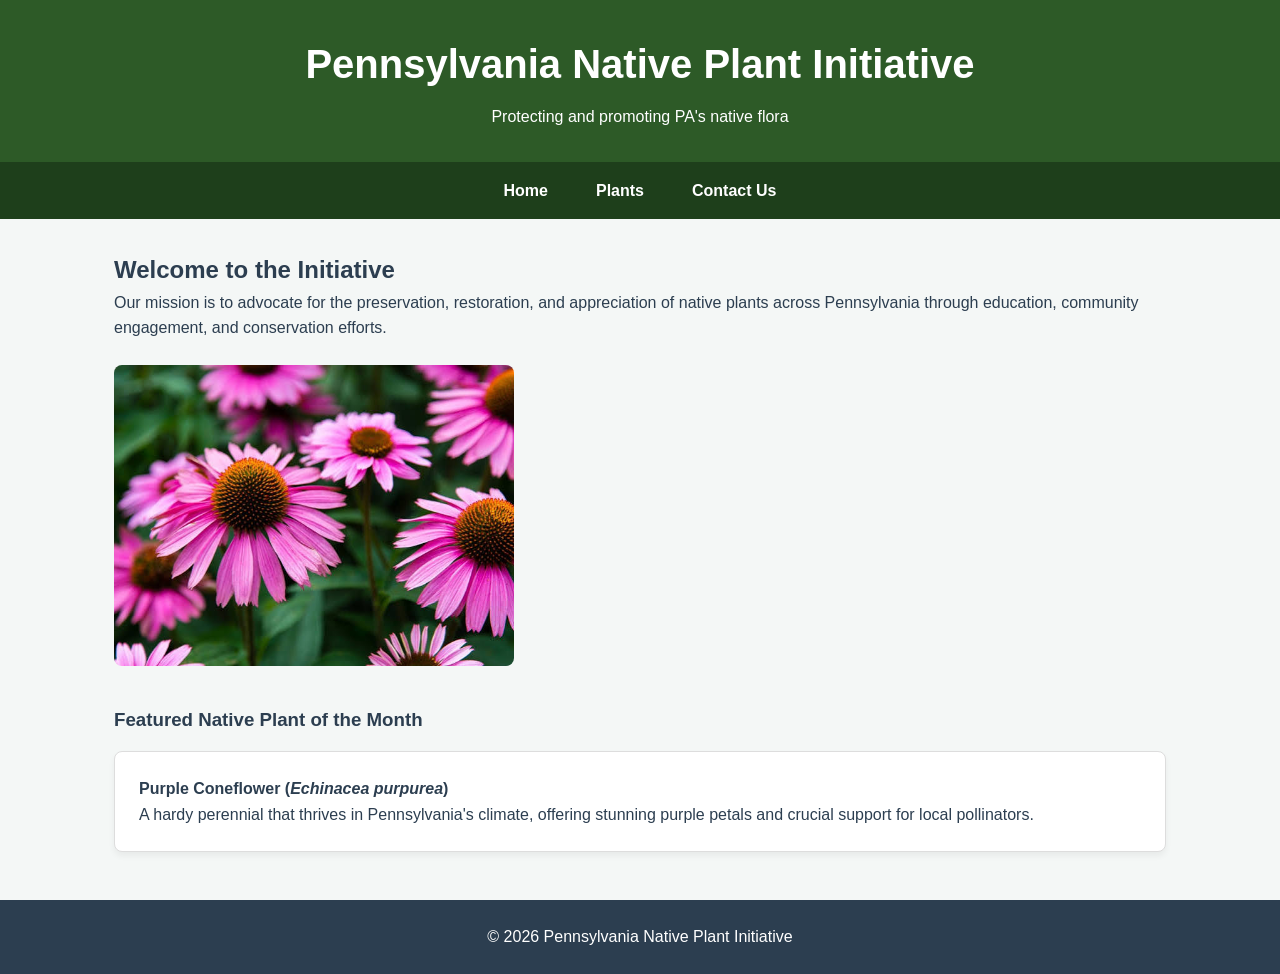
<file: index.html>
<!DOCTYPE html>
<html lang="en">
<head>
    <meta charset="UTF-8">
    <meta name="viewport" content="width=device-width, initial-scale=1.0">
    <title>Pennsylvania Native Plant Initiative - Home</title>
    <link rel="stylesheet" href="style.css">
</head>
<body>

    <header>
        <h1>Pennsylvania Native Plant Initiative</h1>
        <p>Protecting and promoting PA's native flora</p>
    </header>

    <nav>
        <ul>
            <li><a href="index.html">Home</a></li>
            <li><a href="plants.html">Plants</a></li>
            <li><a href="contact.html">Contact Us</a></li>
        </ul>
    </nav>

    <main>
        <section>
            <h2>Welcome to the Initiative</h2>
            <p>Our mission is to advocate for the preservation, restoration, and appreciation of native plants across Pennsylvania through education, community engagement, and conservation efforts.</p>
            
            <!-- Hero Image -->
            <img src="images/PurpleConeflower.jpg" alt="Purple Coneflower in a Pennsylvania field" width="400" style="max-width: 100%; height: auto; border-radius: 8px; margin-top: 1.5rem;">
        </section>

        <section style="margin-top: 2rem;">
            <h3>Featured Native Plant of the Month</h3>
            <article class="plant-card" style="margin-top: 1rem;">
                <h4>Purple Coneflower (<i>Echinacea purpurea</i>)</h4>
                <p>A hardy perennial that thrives in Pennsylvania's climate, offering stunning purple petals and crucial support for local pollinators.</p>
            </article>
        </section>
    </main>

    <footer>
        <p>&copy; 2026 Pennsylvania Native Plant Initiative</p>
    </footer>

</body>
</html>
</file>
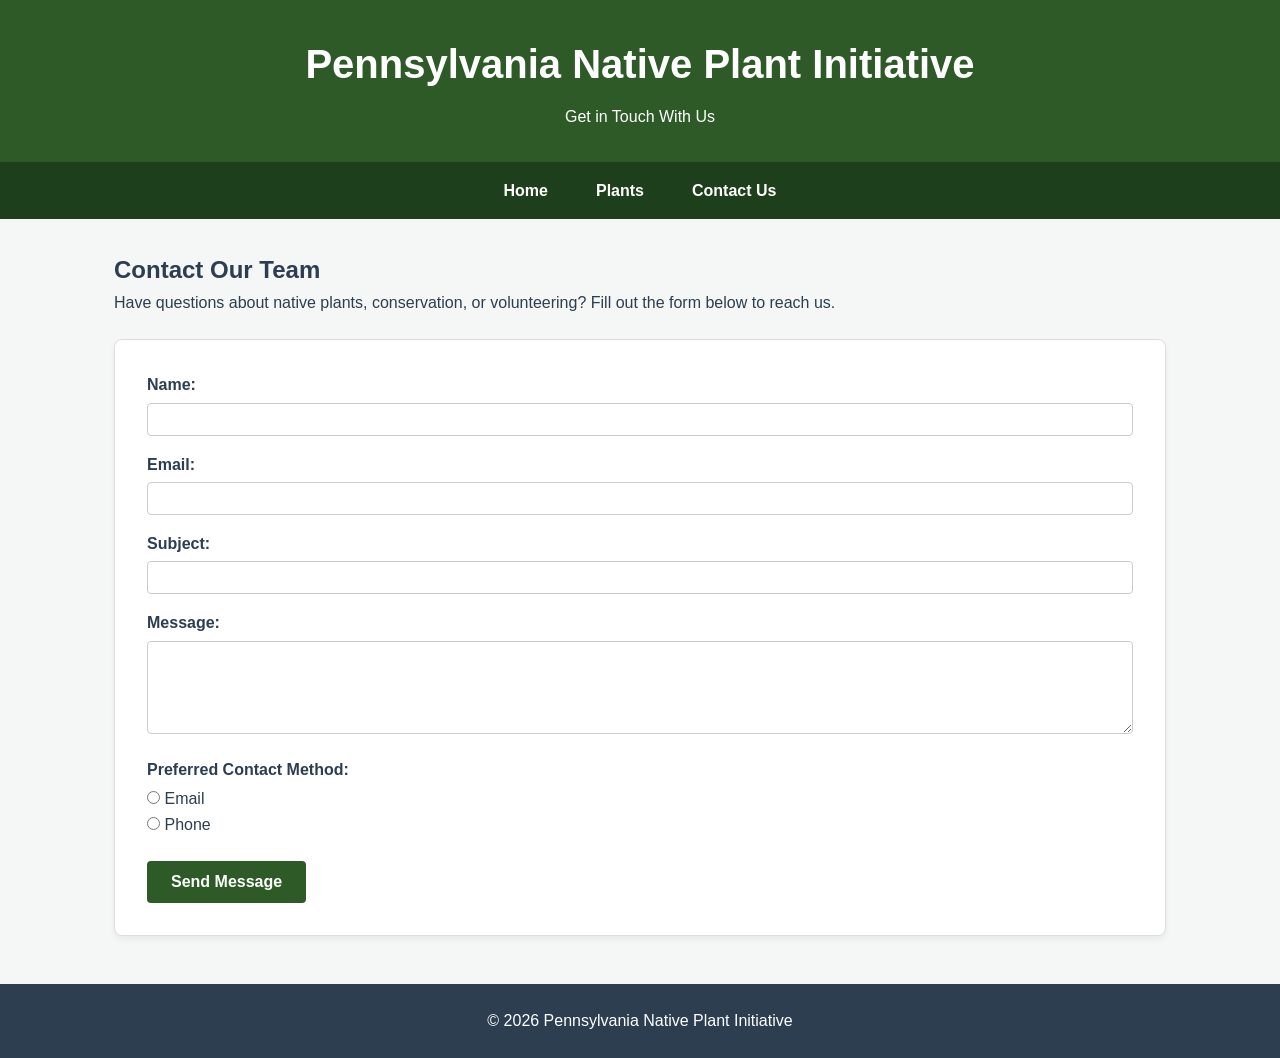
<file: contact.html>
<!DOCTYPE html>
<html lang="en">
<head>
    <meta charset="UTF-8">
    <meta name="viewport" content="width=device-width, initial-scale=1.0">
    <title>Pennsylvania Native Plant Initiative - Contact Us</title>
    <link rel="stylesheet" href="style.css">
</head>
<body>

    <header>
        <h1>Pennsylvania Native Plant Initiative</h1>
        <p>Get in Touch With Us</p>
    </header>

    <nav>
        <ul>
            <li><a href="index.html">Home</a></li>
            <li><a href="plants.html">Plants</a></li>
            <li><a href="contact.html">Contact Us</a></li>
        </ul>
    </nav>

    <main>
        <section>
            <h2>Contact Our Team</h2>
            <p>Have questions about native plants, conservation, or volunteering? Fill out the form below to reach us.</p>

            <form action="#" method="POST" style="background: white; padding: 2rem; border-radius: 8px; border: 1px solid #ddd; margin-top: 1.5rem; box-shadow: 0 4px 6px rgba(0,0,0,0.05);">
                <p style="margin-bottom: 1rem;">
                    <label for="name"><b>Name:</b></label><br>
                    <input type="text" id="name" name="name" required style="width: 100%; padding: 0.5rem; margin-top: 0.3rem; border: 1px solid #ccc; border-radius: 4px;">
                </p>

                <p style="margin-bottom: 1rem;">
                    <label for="email"><b>Email:</b></label><br>
                    <input type="email" id="email" name="email" required style="width: 100%; padding: 0.5rem; margin-top: 0.3rem; border: 1px solid #ccc; border-radius: 4px;">
                </p>

                <p style="margin-bottom: 1rem;">
                    <label for="subject"><b>Subject:</b></label><br>
                    <input type="text" id="subject" name="subject" required style="width: 100%; padding: 0.5rem; margin-top: 0.3rem; border: 1px solid #ccc; border-radius: 4px;">
                </p>

                <p style="margin-bottom: 1rem;">
                    <label for="message"><b>Message:</b></label><br>
                    <textarea id="message" name="message" rows="5" required style="width: 100%; padding: 0.5rem; margin-top: 0.3rem; border: 1px solid #ccc; border-radius: 4px;"></textarea>
                </p>

                <p style="margin-bottom: 1.5rem;">
                    <label><b>Preferred Contact Method:</b></label><br>
                    <input type="radio" id="pref-email" name="preferred_contact" value="email" style="margin-top: 0.5rem;">
                    <label for="pref-email">Email</label><br>
                    <input type="radio" id="pref-phone" name="preferred_contact" value="phone" style="margin-top: 0.3rem;">
                    <label for="pref-phone">Phone</label>
                </p>

                <p>
                    <input type="submit" value="Send Message" style="background-color: #2d5a27; color: white; border: none; padding: 0.75rem 1.5rem; font-size: 1rem; font-weight: bold; border-radius: 4px; cursor: pointer;">
                </p>
            </form>
        </section>
    </main>

    <footer>
        <p>&copy; 2026 Pennsylvania Native Plant Initiative</p>
    </footer>

</body>
</html>
</file>
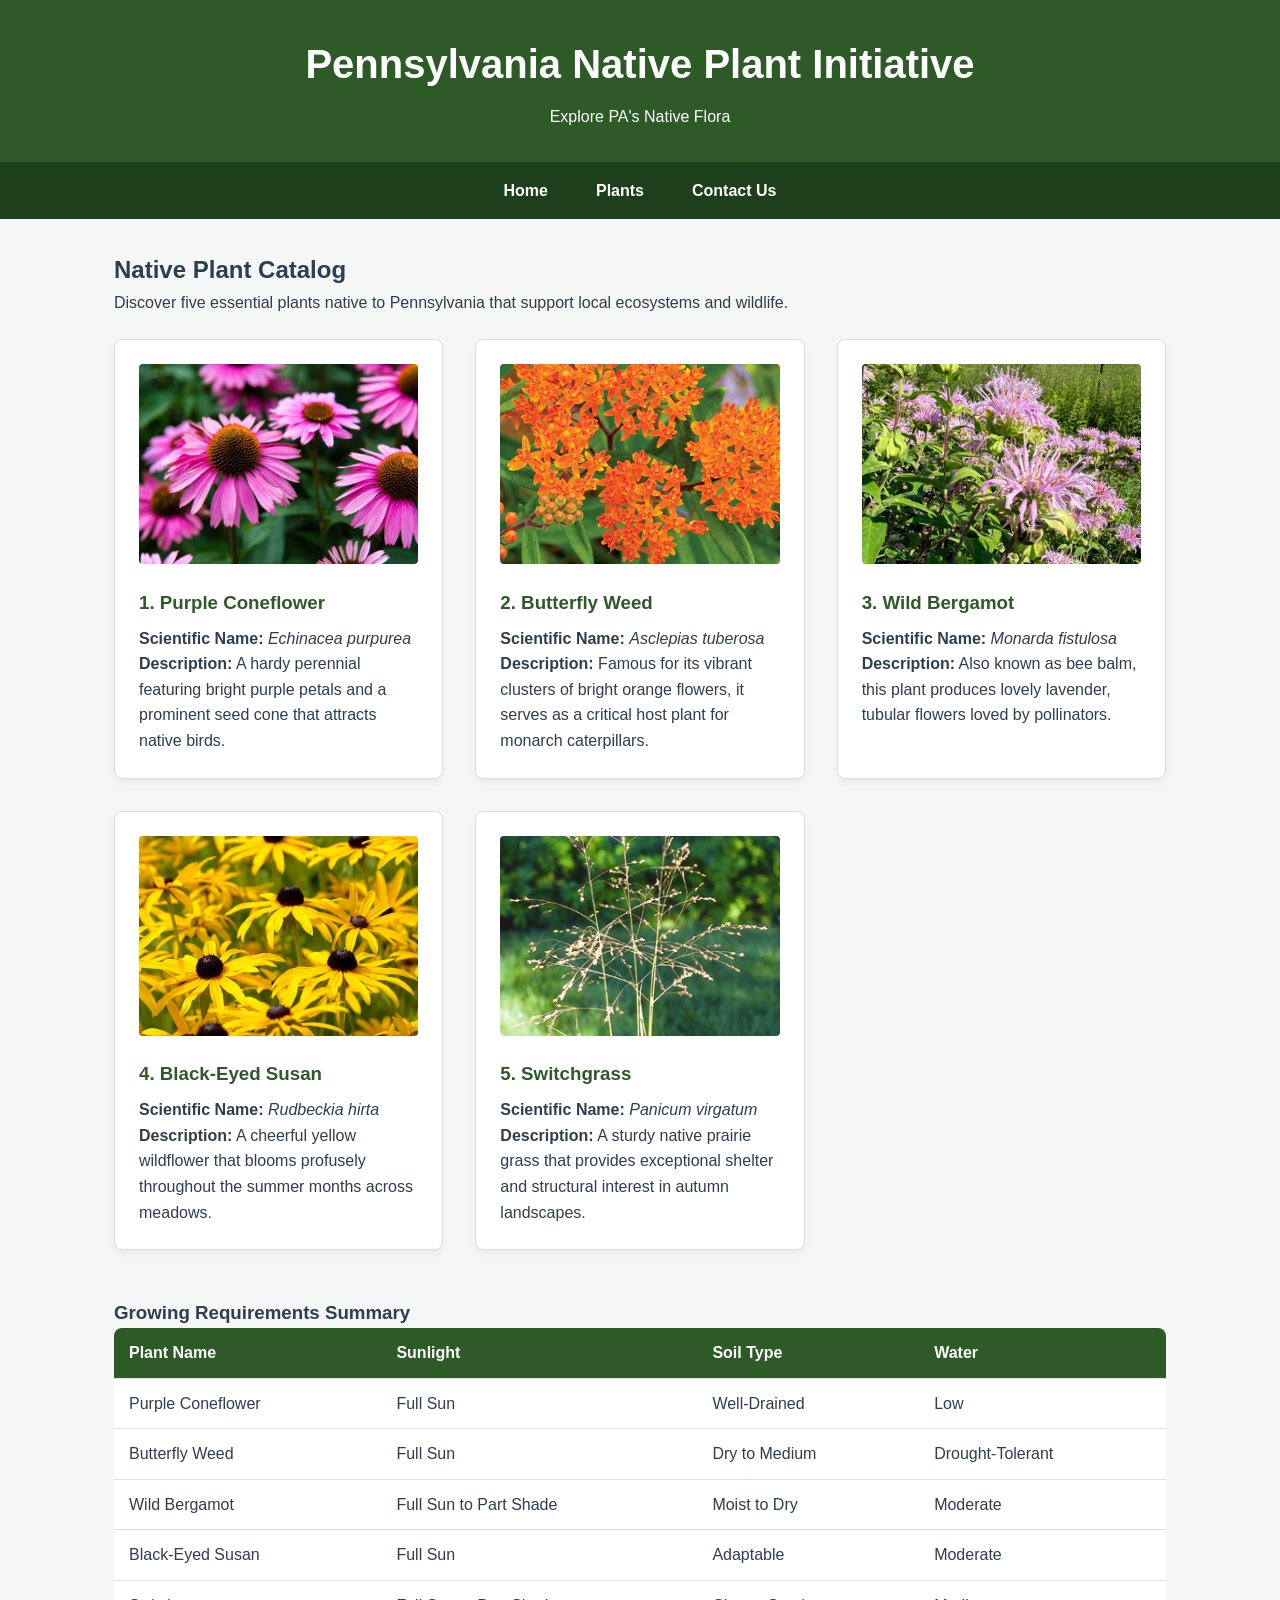
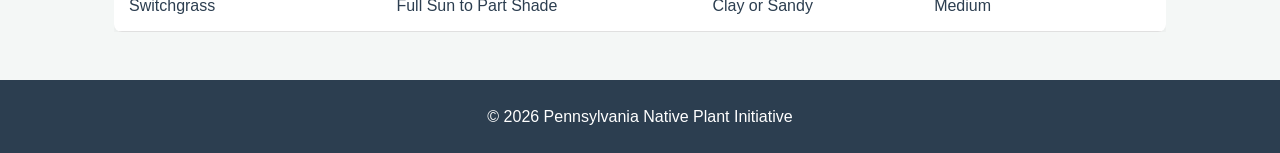
<file: plants.html>
<!DOCTYPE html>
<html lang="en">
<head>
    <meta charset="UTF-8">
    <meta name="viewport" content="width=device-width, initial-scale=1.0">
    <title>Pennsylvania Native Plant Initiative - Plant Catalog</title>
    <link rel="stylesheet" href="style.css">
</head>
<body>

    <header>
        <h1>Pennsylvania Native Plant Initiative</h1>
        <p>Explore PA's Native Flora</p>
    </header>

    <nav>
        <ul>
            <li><a href="index.html">Home</a></li>
            <li><a href="plants.html">Plants</a></li>
            <li><a href="contact.html">Contact Us</a></li>
        </ul>
    </nav>

    <main>
        <section>
            <h2>Native Plant Catalog</h2>
            <p>Discover five essential plants native to Pennsylvania that support local ecosystems and wildlife.</p>

            <div class="plant-grid">
                <!-- Plant 1: Purple Coneflower -->
                <article class="plant-card">
                    <img src="images/PurpleConeflower.jpg" alt="Purple Coneflower">
                    <h3>1. Purple Coneflower</h3>
                    <p><b>Scientific Name:</b> <i>Echinacea purpurea</i></p>
                    <p><b>Description:</b> A hardy perennial featuring bright purple petals and a prominent seed cone that attracts native birds.</p>
                </article>

                <!-- Plant 2: Butterfly Weed -->
                <article class="plant-card">
                    <img src="images/butterflyweed.jpeg" alt="Butterfly Weed with bright orange flowers">
                    <h3>2. Butterfly Weed</h3>
                    <p><b>Scientific Name:</b> <i>Asclepias tuberosa</i></p>
                    <p><b>Description:</b> Famous for its vibrant clusters of bright orange flowers, it serves as a critical host plant for monarch caterpillars.</p>
                </article>

                <!-- Plant 3: Wild Bergamot -->
                <article class="plant-card">
                    <img src="images/bergamot.webp" alt="Field of lavender Wild Bergamot flowers">
                    <h3>3. Wild Bergamot</h3>
                    <p><b>Scientific Name:</b> <i>Monarda fistulosa</i></p>
                    <p><b>Description:</b> Also known as bee balm, this plant produces lovely lavender, tubular flowers loved by pollinators.</p>
                </article>

                <!-- Plant 4: Black-Eyed Susan -->
                <article class="plant-card">
                    <img src="images/blackeyedsusan.jpg" alt="Close-up of yellow Black-Eyed Susan flowers">
                    <h3>4. Black-Eyed Susan</h3>
                    <p><b>Scientific Name:</b> <i>Rudbeckia hirta</i></p>
                    <p><b>Description:</b> A cheerful yellow wildflower that blooms profusely throughout the summer months across meadows.</p>
                </article>

                <!-- Plant 5: Switchgrass -->
                <article class="plant-card">
                    <img src="images/switchgrass.jpg" alt="Tall, feathery seed heads of Switchgrass">
                    <h3>5. Switchgrass</h3>
                    <p><b>Scientific Name:</b> <i>Panicum virgatum</i></p>
                    <p><b>Description:</b> A sturdy native prairie grass that provides exceptional shelter and structural interest in autumn landscapes.</p>
                </article>
            </div>

            <section class="table-container">
                <h3>Growing Requirements Summary</h3>
                <table>
                    <thead>
                        <tr>
                            <th>Plant Name</th>
                            <th>Sunlight</th>
                            <th>Soil Type</th>
                            <th>Water</th>
                        </tr>
                    </thead>
                    <tbody>
                        <tr>
                            <td>Purple Coneflower</td>
                            <td>Full Sun</td>
                            <td>Well-Drained</td>
                            <td>Low</td>
                        </tr>
                        <tr>
                            <td>Butterfly Weed</td>
                            <td>Full Sun</td>
                            <td>Dry to Medium</td>
                            <td>Drought-Tolerant</td>
                        </tr>
                        <tr>
                            <td>Wild Bergamot</td>
                            <td>Full Sun to Part Shade</td>
                            <td>Moist to Dry</td>
                            <td>Moderate</td>
                        </tr>
                        <tr>
                            <td>Black-Eyed Susan</td>
                            <td>Full Sun</td>
                            <td>Adaptable</td>
                            <td>Moderate</td>
                        </tr>
                        <tr>
                            <td>Switchgrass</td>
                            <td>Full Sun to Part Shade</td>
                            <td>Clay or Sandy</td>
                            <td>Medium</td>
                        </tr>
                    </tbody>
                </table>
            </section>
        </section>
    </main>

    <footer>
        <p>&copy; 2026 Pennsylvania Native Plant Initiative</p>
    </footer>

</body>
</html>
</file>
<file: style.css>
/* Global Reset and Typography */
* {
    box-sizing: border-box;
    margin: 0;
    padding: 0;
}

body {
    font-family: 'Segoe UI', Tahoma, Geneva, Verdana, sans-serif;
    line-height: 1.6;
    color: #2c3e50;
    background-color: #f4f7f6;
}

/* Header Styling */
header {
    background-color: #2d5a27;
    color: white;
    text-align: center;
    padding: 2rem 1rem;
}

header h1 {
    font-size: 2.5rem;
    margin-bottom: 0.5rem;
}

/* Navigation Bar (Flexbox) */
nav {
    background-color: #1e3f1b;
}

nav ul {
    list-style: none;
    display: flex;
    justify-content: center;
    flex-wrap: wrap;
}

nav li {
    margin: 0;
}

nav a {
    display: block;
    color: white;
    text-decoration: none;
    padding: 1rem 1.5rem;
    font-weight: bold;
    transition: background 0.3s;
}

nav a:hover {
    background-color: #3b7a33;
}

/* Main Layout & Container */
main {
    max-width: 1100px;
    margin: 2rem auto;
    padding: 0 1.5rem;
}

/* Plant Information Card (Grid & Box Model) */
.plant-grid {
    display: grid;
    grid-template-columns: repeat(auto-fit, minmax(300px, 1fr));
    gap: 2rem;
    margin-top: 1.5rem;
}

.plant-card {
    background: white;
    border: 1px solid #ddd;
    border-radius: 8px;
    padding: 1.5rem;
    box-shadow: 0 4px 6px rgba(0, 0, 0, 0.05);
}

.plant-card img {
    width: 100%;
    height: 200px;
    object-fit: cover;
    border-radius: 4px;
    margin-bottom: 1rem;
}

.plant-card h3 {
    color: #2d5a27;
    margin-bottom: 0.5rem;
}

/* Information Table Styling */
.table-container {
    overflow-x: auto;
    margin-top: 3rem;
}

table {
    width: 100%;
    border-collapse: collapse;
    background: white;
    border-radius: 8px;
    overflow: hidden;
    box-shadow: 0 4px 6px rgba(0, 0, 0, 0.05);
}

th, td {
    padding: 12px 15px;
    text-align: left;
    border-bottom: 1px solid #e0e0e0;
}

th {
    background-color: #2d5a27;
    color: white;
}

tr:hover {
    background-color: #f1f8f0;
}

/* Footer Styling */
footer {
    text-align: center;
    padding: 1.5rem;
    background-color: #2c3e50;
    color: white;
    margin-top: 3rem;
}

/* Responsive Design Adjustments */
@media (max-width: 768px) {
    nav ul {
        flex-direction: column;
        text-align: center;
    }

    header h1 {
        font-size: 2rem;
    }
}
</file>
